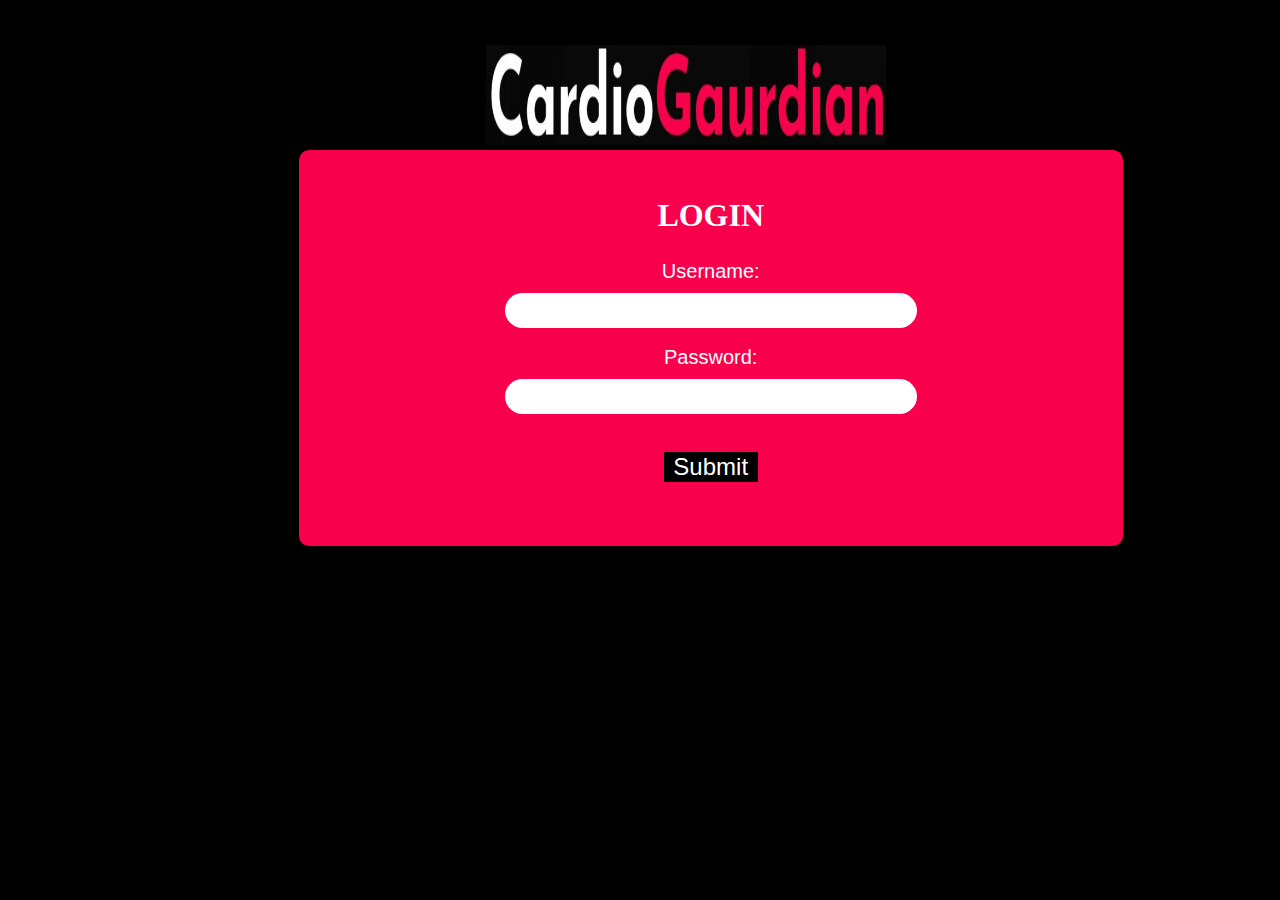
<file: index.html>
<!DOCTYPE html>
<html lang="en">

<head>
    <meta charset="UTF-8">
    <meta http-equiv="X-UA-Compatible" content="IE=edge">
    <meta name="viewport" content="width=device-width, initial-scale=1.0">
    <link rel="stylesheet" type="text/css" href="css/Login.css">

    <title>Document</title>
</head>

<body>
    <img src="img\Lo.jpg" alt="Logo" class="logo">
    <div class="rectangle">
        <h2>LOGIN</h2>
        <form>
            <label for="username">Username:</label>
            <input type="text" id="username" name="username">
            <br><br>
            <label for="password">Password:</label>
            <input type="password" id="password" name="password">
            <br><br>
            <button type="button" onclick="checkLogin()">Submit</button>
        </form>
    </div>

</body>
<script src="login.js"></script>

</html>
</file>
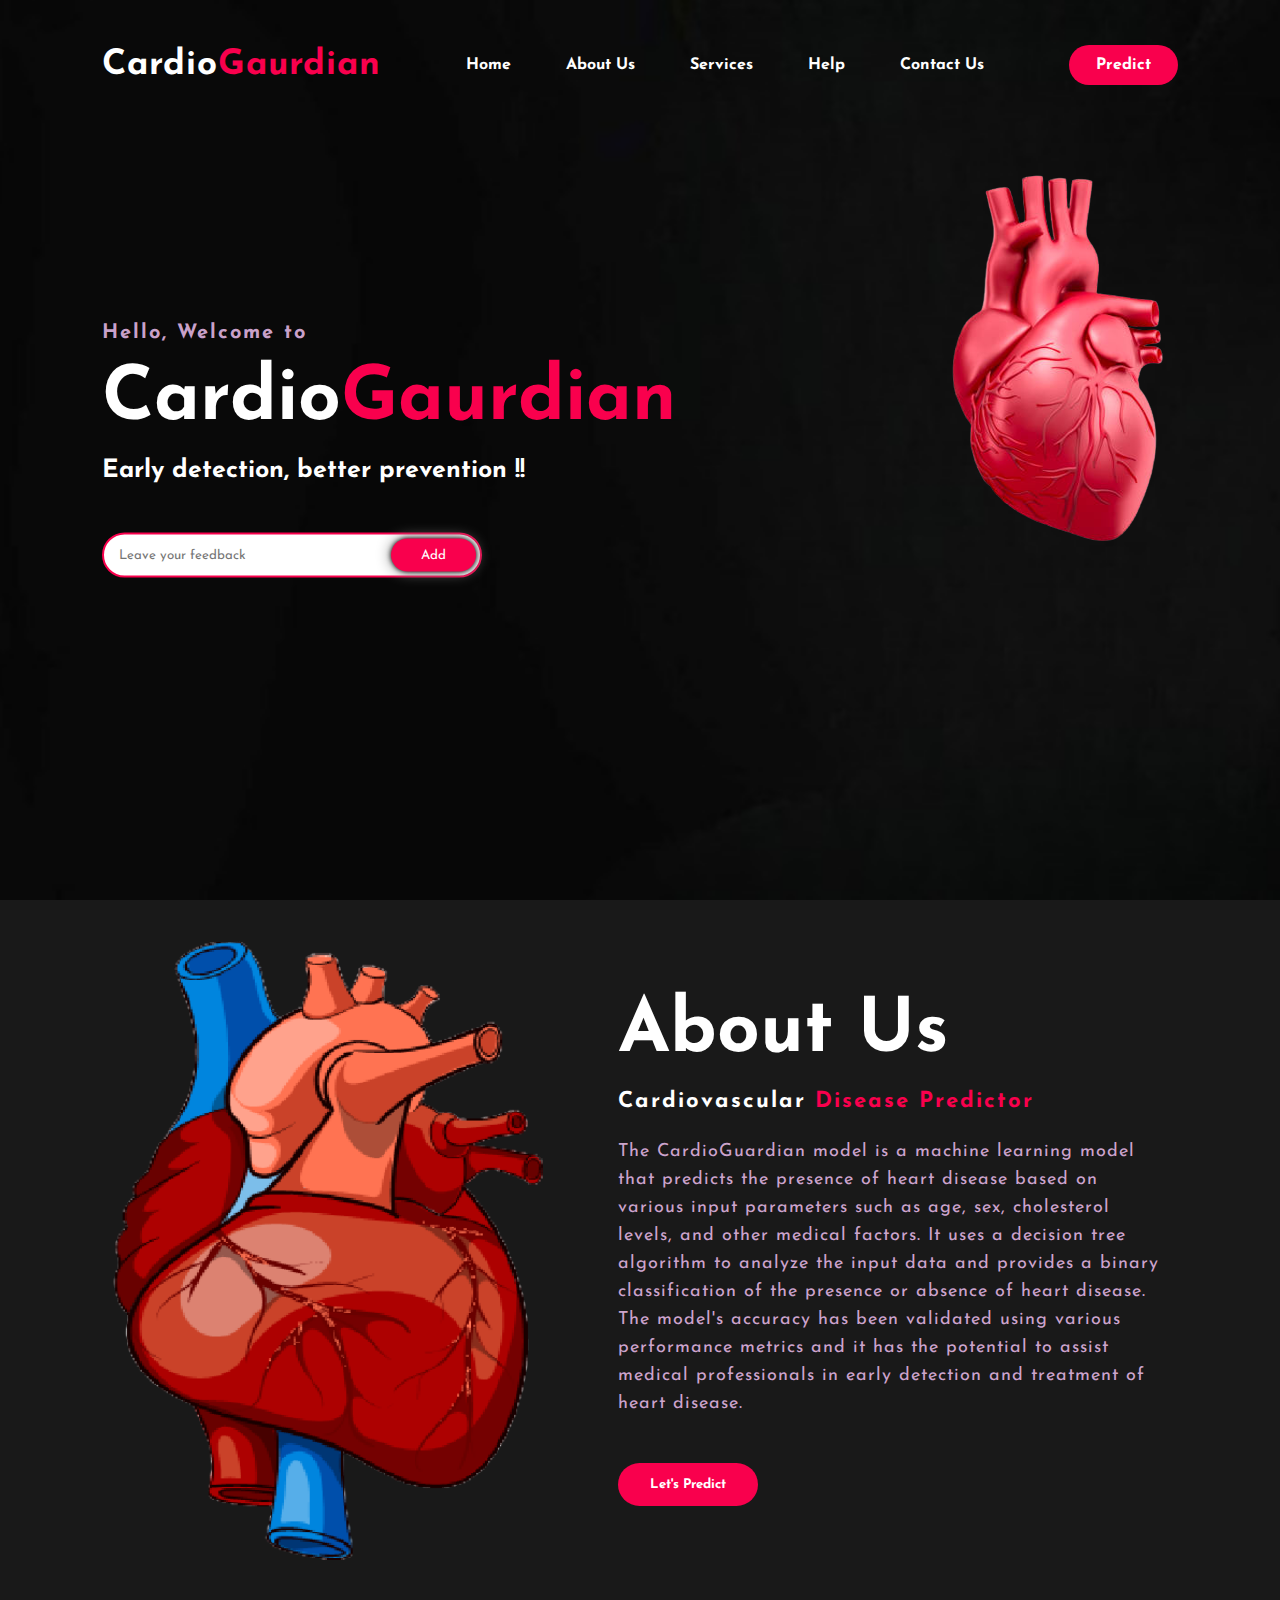
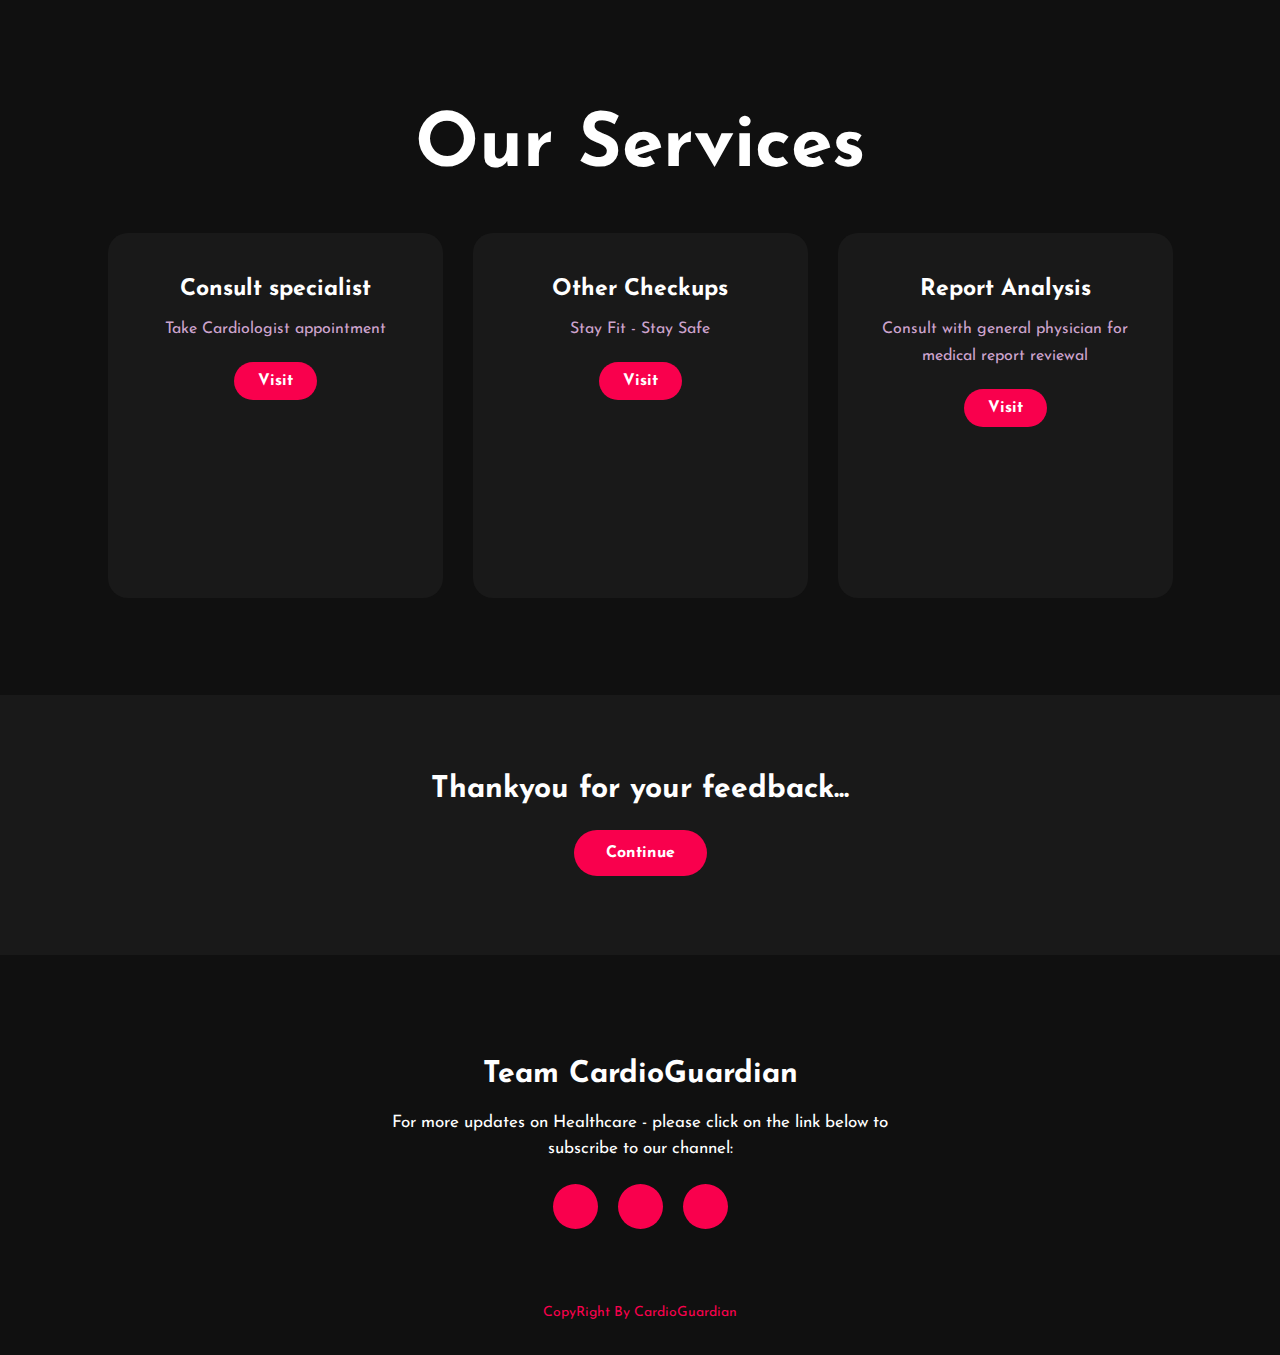
<file: Home.html>
<!DOCTYPE html>
<html>
<head>
	<title>Cardiaovascular Disease Predictor</title>
	<link rel="stylesheet" type="text/css" href="css/style.css">

	<link rel="preconnect" href="https://fonts.gstatic.com">
  <link href="https://fonts.googleapis.com/css2?family=Josefin+Sans:ital,wght@0,100;0,200;0,300;0,400;0,500;0,600;0,700;1,100;1,200;1,300;1,400;1,500;1,600;1,700&display=swap" rel="stylesheet">

  <link rel="stylesheet" href="https://cdnjs.cloudflare.com/ajax/libs/font-awesome/5.15.3/css/all.min.css" integrity="sha512-iBBXm8fW90+nuLcSKlbmrPcLa0OT92xO1BIsZ+ywDWZCvqsWgccV3gFoRBv0z+8dLJgyAHIhR35VZc2oM/gI1w==" crossorigin="anonymous" referrerpolicy="no-referrer" />

</head>
<body>
	<!----hero Section start---->

	<div class="hero">
		<nav>
			<h2 class="logo">Cardio<span>Gaurdian</span></h2>
			<ul>
				<li><a href="#home">Home</a></li>
				<li><a href="#about">About Us</a></li>
				<li><a href="#services">Services</a></li>
				<li><a href="#skills">Help</a></li>
				<li><a href="#contactus">Contact Us</a></li>
			</ul>
			<a href="ht.html" class="btn">Predict</a>
		</nav>
		<div class="heartlogo">
            <img src="img/heart.png"></div>
		<div class="content">
			<h4>Hello, Welcome to </h4>
			<h1>Cardio<span>Gaurdian</span></h1>
			<h3>Early detection, better prevention !!</h3>
			<div class="newslatter">
				<form>
					<input type="email" name="email" id="mail" placeholder="Leave your feedback">
					<input type="submit" name="submit" value="Add">
				</form>
			</div>
		</div>
	</div>

	<!----About section start---->
	<section id="about" class="about">
		<div class="main">
			<img src="img/ak.png">
			<div class="about-text">
				<h2>About Us</h2>
				<h5>Cardiovascular <span>Disease Predictor</span></h5>
				<p>The CardioGuardian model is a machine learning model that predicts the presence of heart disease based on various input parameters such as age, sex, cholesterol levels, and other medical factors. It uses a decision tree algorithm to analyze the input data and provides a binary classification of the presence or absence of heart disease. The model's accuracy has been validated using various performance metrics and it has the potential to assist medical professionals in early detection and treatment of heart disease.</p>
				<button type="button">Let's Predict</button>
			</div>
		</div>
	</section>

	<!-----service section start----------->
	<div id="services" class="service">
		<div class="title">
			<h2>Our Services</h2>
		</div>

		<div class="box">
			<div class="card">
				<i class="fas fa-bars"></i>
				<h5>Consult specialist</h5>
				<div class="pra">
					<p>Take Cardiologist appointment</p>

					<p style="text-align: center;">
						<a class="button" href="#">Visit</a>
					</p>
				</div>
			</div>

			<div class="card">
				<i class="far fa-user"></i>
				<h5>Other Checkups</h5>
				<div class="pra">
					<p>Stay Fit - Stay Safe</p>

					<p style="text-align: center;">
						<a class="button" href="#">Visit</a>
					</p>
				</div>
			</div>

			<div class="card">
				<i class="far fa-bell"></i>
				<h5>Report Analysis</h5>
				<div class="pra">
					<p>Consult with general physician for medical report reviewal</p>

					<p style="text-align: center;">
						<a class="button" href="#">Visit</a>
					</p>
				</div>
			</div>
		</div>
	</div>

	<!------Contact Me------>
	<div id="contactus" class="contact-me">
		<p>Thankyou for your feedback...</p>
		<a class="button-two" href="#">Continue</a>
	</div>

	<!------footer start--------->
	<footer>
		<p>Team CardioGuardian</p>
		<p>For more updates on Healthcare - please click on the link below to subscribe to our channel:</p>
		<div class="social">
			<a href="#"><i class="fab fa-facebook-f"></i></a>
			<a href="#"><i class="fab fa-instagram"></i></a>
			<a href="#"><i class="fab fa-dribbble"></i></a>
		</div>
		<p class="end">CopyRight By CardioGuardian</p>
	</footer>
</body>
</html>
</file>
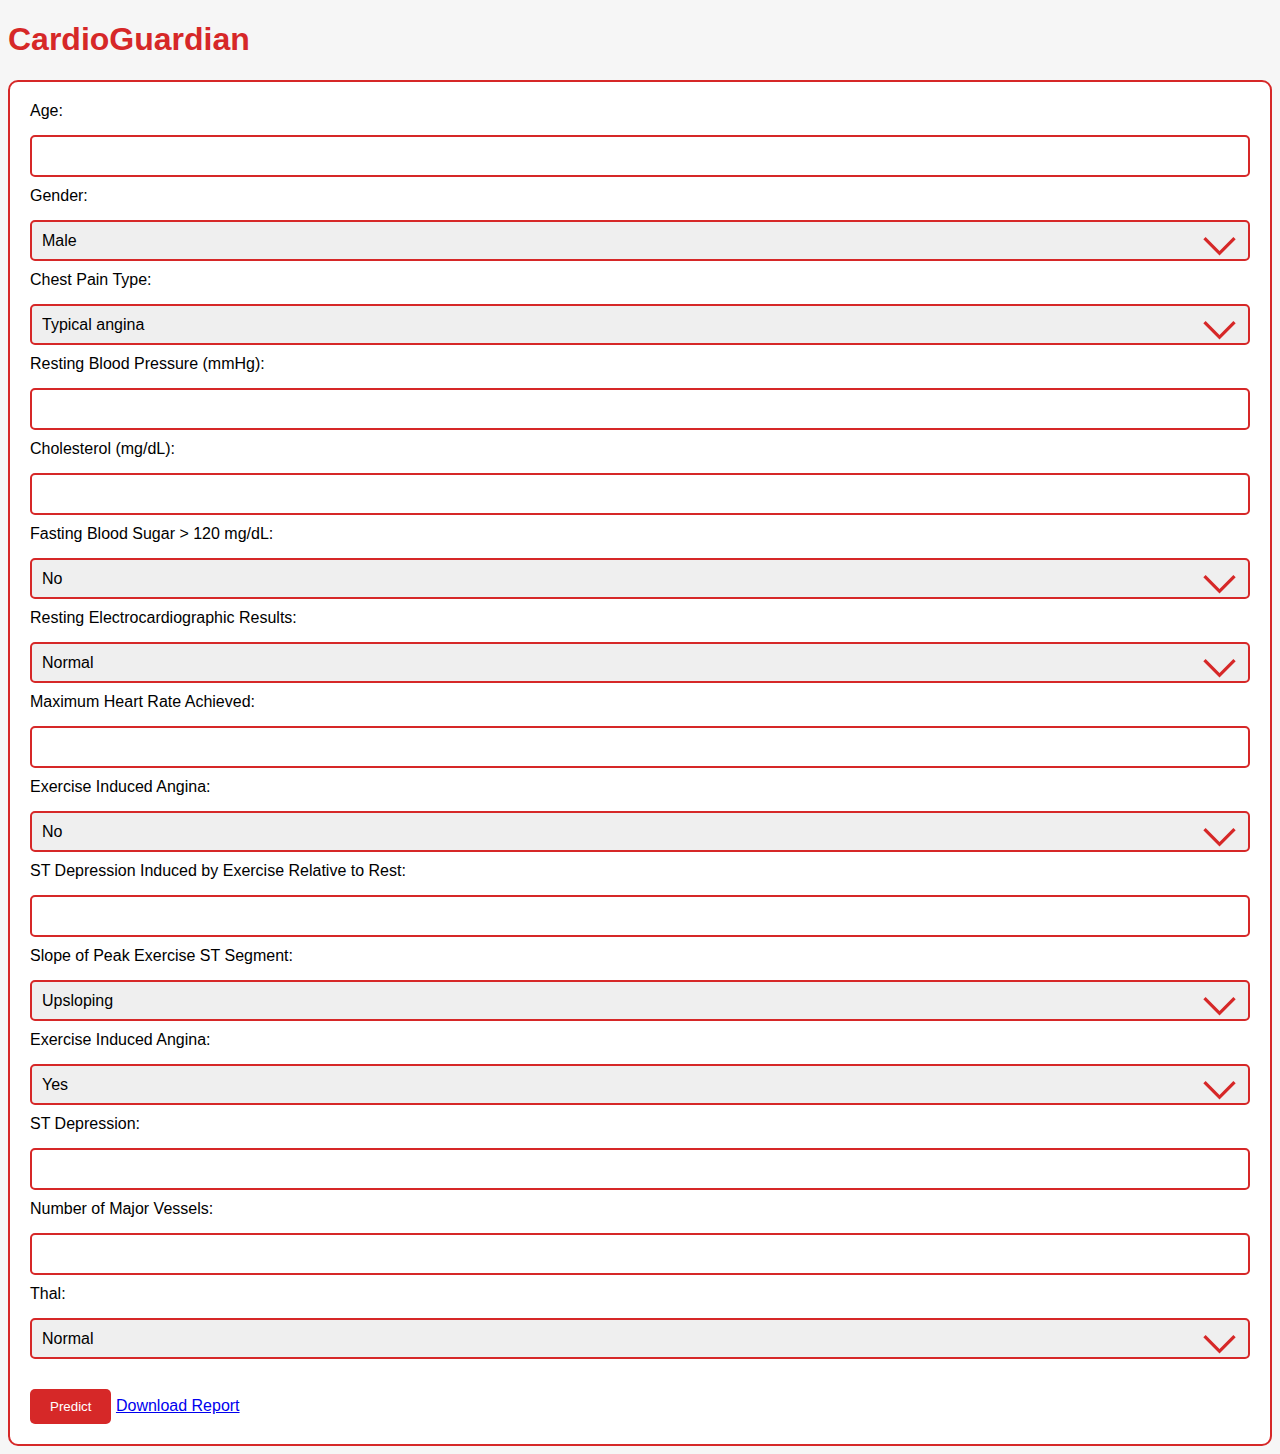
<file: ht.html>
<!DOCTYPE html>
<html>
<head>
	<title>CardioGuardian</title>
	<link rel="stylesheet" type="text/css" href="css\New.css">
</head>
<body>
	<h1>CardioGuardian</h1>
	<form>
		<label for="age">Age:</label>
		<input type="number" id="age" name="age" required>
		
		<label for="sex">Gender:</label>
		<select id="sex" name="sex">
			<option value="male">Male</option>
			<option value="female">Female</option>
			<option value="other">Other</option>
		</select>
		
		<label for="cp">Chest Pain Type:</label>
		<select id="cp" name="cp">
			<option value="0">Typical angina</option>
			<option value="1">Atypical angina</option>
			<option value="2">Non-anginal pain</option>
			<option value="3">Asymptomatic</option>
		</select>
		
		<label for="trestbps">Resting Blood Pressure (mmHg):</label>
		<input type="number" id="trestbps" name="trestbps" required>
		
		<label for="chol">Cholesterol (mg/dL):</label>
		<input type="number" id="chol" name="chol" required>
		
		<label for="fbs">Fasting Blood Sugar > 120 mg/dL:</label>
		<select id="fbs" name="fbs">
			<option value="0">No</option>
			<option value="1">Yes</option>
		</select>
		
		<label for="restecg">Resting Electrocardiographic Results:</label>
		<select id="restecg" name="restecg">
			<option value="0">Normal</option>
			<option value="1">ST-T wave abnormality</option>
			<option value="2">Left ventricular hypertrophy</option>
		</select>
		
		<label for="thalach">Maximum Heart Rate Achieved:</label>
		<input type="number" id="thalach" name="thalach" required>
		
		<label for="exang">Exercise Induced Angina:</label>
		<select id="exang" name="exang">
			<option value="0">No</option>
			<option value="1">Yes</option>
		</select>
		
		<label for="oldpeak">ST Depression Induced by Exercise Relative to Rest:</label>
		<input type="number" id="oldpeak" name="oldpeak" required>
		
		<label for="slope">Slope of Peak Exercise ST Segment:</label>
		<select id="slope" name="slope">
			<option value="0">Upsloping</option>
			<option value="1">Flat</option>
			<option value="2">Downsloping</option>
		</select>
		
    <label for="exang">Exercise Induced Angina:</label>
    <select id="exang" name="exang">
      <option value="1">Yes</option>
      <option value="0">No</option>
    </select>
    
    <label for="oldpeak">ST Depression:</label>
    <input type="number" id="oldpeak" name="oldpeak" min="0" step="0.1">
    
    <label for="ca">Number of Major Vessels:</label>
    <input type="number" id="ca" name="ca" min="0" max="4" step="1">
    
    <label for="thal">Thal:</label>
    <select id="thal" name="thal">
      <option value="3">Normal</option>
      <option value="6">Fixed Defect</option>
      <option value="7">Reversible Defect</option>
    </select>
        
        <button type="submit" class="btn-predict">Predict</button>
        <a href="https://drive.google.com/file/d/1kVCcwGbwsEnqAT53mFZ97K93pDo3Q-y1/view?usp=sharing" class="btn-download">Download Report</a>
      </form>
    </div>
  </body>
</html>
</file>
<file: css/Login.css>
.logo {
    position: absolute;
    align-items: center;
    top: 5%;
    left: 38%;
    width: 400px;
    height: 100px;
}

body {
    background-color: #000;
    font-family: 'Carrois Gothic SC', sans-serif;
}

.rectangle {
    width: 784px;
    height: 356px;
    background-color: #f9004d;
    margin-left: 23%;
    margin-top: 150px;
    padding: 20px;
    border-radius: 10px;
}

h2 {
    color: #fff;
    font-family: "Bodoni MT";
    font-size: 32px;
    text-align: center;
}

form {

    font-weight: 100;
    text-align: center;
}

label {
    display: block;
    color: #fff;
    font-size: 20px;
    margin-bottom: 10px;
}

input[type="text"],
input[type="password"] {
    border-radius: 20px;
    border: none;
    padding: 10px;
    width: 50%;
}

button {
    background-color: #000;
    border: salmon;
    color: #fff;
    font-size: 24px;
    width: 12%;
    cursor: pointer;
    margin-top: 20px;
}

button:hover {
    background-color: #3e8e41;
}

@media screen and (max-width: 992px) {
    .rectangle {
        width: 90%;
        height: auto;
        margin: 50px auto;
        padding: 20px;
    }
}
</file>
<file: css/style.css>
*{
	padding: 0;
	margin: 0;
	font-family: 'Josefin Sans', sans-serif;
	box-sizing: border-box;
}

.hero{
	height: 100vh;
	width: 100%;
	background-image: url(../img/background.jpg);
	background-size: cover;
	background-position: center;
}
nav{
	display: flex;
	align-items: center;
	justify-content: space-between;
	padding-top: 45px;
	padding-left: 8%;
	padding-right: 8%;
}
.logo{
	color: white;
	font-size: 35px;
	letter-spacing: 1px;
	cursor: pointer;
}
span{
	color: #f9004d;
}
nav ul li{
	list-style-type: none;
	display: inline-block;
	padding: 10px  25px;
}
nav ul li a{
	color: white;
	text-decoration: none;
	font-weight: bold;
	text-transform: capitalize;
}
nav ul li a:hover{
	color: #f9004d;
	transition: .4s;
}
.heartlogo{
    height: 20px;
    width: 100px;
    margin-left: 950px;
    padding-top: 90px;
}
.btn{
	background-color:#f9004d;
	color: white;
	text-decoration: none;
	border: 2px solid transparent;
	font-weight: bold;
	padding: 10px 25px;
	border-radius: 30px;
	transition: transform .4s; 
}
.btn:hover{
	transform: scale(1.2);
}
.content{
	position: absolute;
	top: 50%;
	left:8%;
	transform: translateY(-50%);
}
h1{
	color: white;
	margin: 20px 0px 20px;
	font-size: 75px;
}
h3{
	color: white;
	font-size: 25px;
	margin-bottom: 50px;
}
h4{
	color: #fcfc;
	letter-spacing: 2px;
	font-size: 20px;
}
.newslatter form{
	width: 380px;
	max-width: 100%;
	position: relative;
}
.newslatter form input:first-child{
	display: inline-block;
	width: 100%;
	padding: 14px 130px 14px 15px;
	border: 2px solid #f9004d;
	outline: none;
	border-radius: 30px;
}
.newslatter form input:last-child{
	position: absolute;
	display: inline-block;
	outline: none;
	border: none;
	padding: 10px 30px;
	border-radius: 30px;
	background-color:#f9004d;
	color: white;
	box-shadow: 0px 0px 5px #000, 0px 0px 15px #858585;
	top: 6px;
	right: 6px; 
}

.about{
	width: 100%;
    padding: 40px 0px;
    background-color: #191919;
}
.about img{
	height: auto;
	width: 430px;
}
.about-text{
	width: 550px;
}
.main{
	width: 1130px;
	max-width: 95%;
	margin: 0 auto;
	display: flex;
	align-items: center;
	justify-content: space-around;
}
.about-text h2{
	color: white;
	font-size: 75px;
	text-transform: capitalize;
	margin-bottom: 20px;
}
.about-text h5{
	color: white;
	letter-spacing: 2px;
	font-size: 22px;
	margin-bottom: 25px;
	text-transform: capitalize;
}
.about-text p{
	color: #fcfc;
	letter-spacing: 1px;
	line-height: 28px;
	font-size: 18px;
	margin-bottom: 45px;
}
button{
	background-color:#f9004d;
	color: white;
	text-decoration: none;
	border: 2px solid transparent;
	font-weight: bold;
	padding: 13px 30px;
	border-radius: 30px;
	transition: .4s; 
}
button:hover{
	background-color: transparent;
	border: 2px solid #f9004d;
	cursor: pointer;
}

.service{
	background: #101010;
	width: 100%;
	padding: 80px 0px;
}
.title h2{
	color: white;
	font-size: 75px;
	width: 1130px;
	margin: 30px auto;
	text-align: center;
}
.box{
	display: flex;
	justify-content: center;
	align-items: center;
	min-height: 400px;
}
.card{
	height: 365px;
	width: 335px;
	padding: 20px 35px;
	background: #191919;
	border-radius: 20px;
	margin: 15px;
	position: relative;
	overflow: hidden;
	text-align: center;
}
.card i{
	font-size: 50px;
	display: block;
	text-align: center;
	margin: 25px 0px;
	color: #f9004d;

}
h5{
	color: white;
	font-size: 23px;
	margin-bottom: 15px;
}
.pra p{
	color: #fcfc;
	font-size: 16px;
	line-height: 27px;
	margin-bottom: 25px;
}
.card .button{
	background-color:#f9004d;
	color: white;
	text-decoration: none;
	border: 2px solid transparent;
	font-weight: bold;
	padding: 9px 22px;
	border-radius: 30px;
	transition: .4s; 
}
.card .button:hover{
	background-color: transparent;
	border: 2px solid #f9004d;
	cursor: pointer;
}
.contact-me{
	width: 100%;
	height: 260px;
	background: #191919;
	display: flex;
	align-items: center;
	flex-direction: column;
	justify-content: center;
}
.contact-me p{
	color: white;
	font-size: 30px;
	font-weight: bold;
	margin-bottom: 25px;
}
.contact-me .button-two{
	background-color:#f9004d;
	color: white;
	text-decoration: none;
	border: 2px solid transparent;
	font-weight: bold;
	padding: 13px 30px;
	border-radius: 30px;
	transition: .4s; 
}
.contact-me .button-two:hover{
	background-color: transparent;
	border: 2px solid #f9004d;
	cursor: pointer;
}
footer{
	position: relative;
	width: 100%;
	height: 400px;
	background: #101010;
	display: flex;
	flex-direction: column;
	align-items: center;
	justify-content: center;
}
footer p:nth-child(1){
	font-size: 30px;
	color: white;
	margin-bottom: 20px;
	font-weight: bold;
}
footer p:nth-child(2){
	color: white;
	font-size: 17px;
	width: 500px;
	text-align: center;
	line-height: 26px;
}
.social{
	display: flex;
}
.social a{
	width: 45px;
	height: 45px;
	display: flex;
	align-items: center;
	justify-content: center;
	background:  #f9004d;
	border-radius: 50%;
	margin: 22px 10px;
	color: white;
	text-decoration: none;
	font-size: 20px;
}
.social a:hover{
	transform: scale(1.3);
	transition: .3s;
}
.end{
	position: absolute;
	color:#f9004d;
	bottom: 35px;
	font-size: 14px; 
}
html{
	scroll-behavior: smooth;
}
</file>
